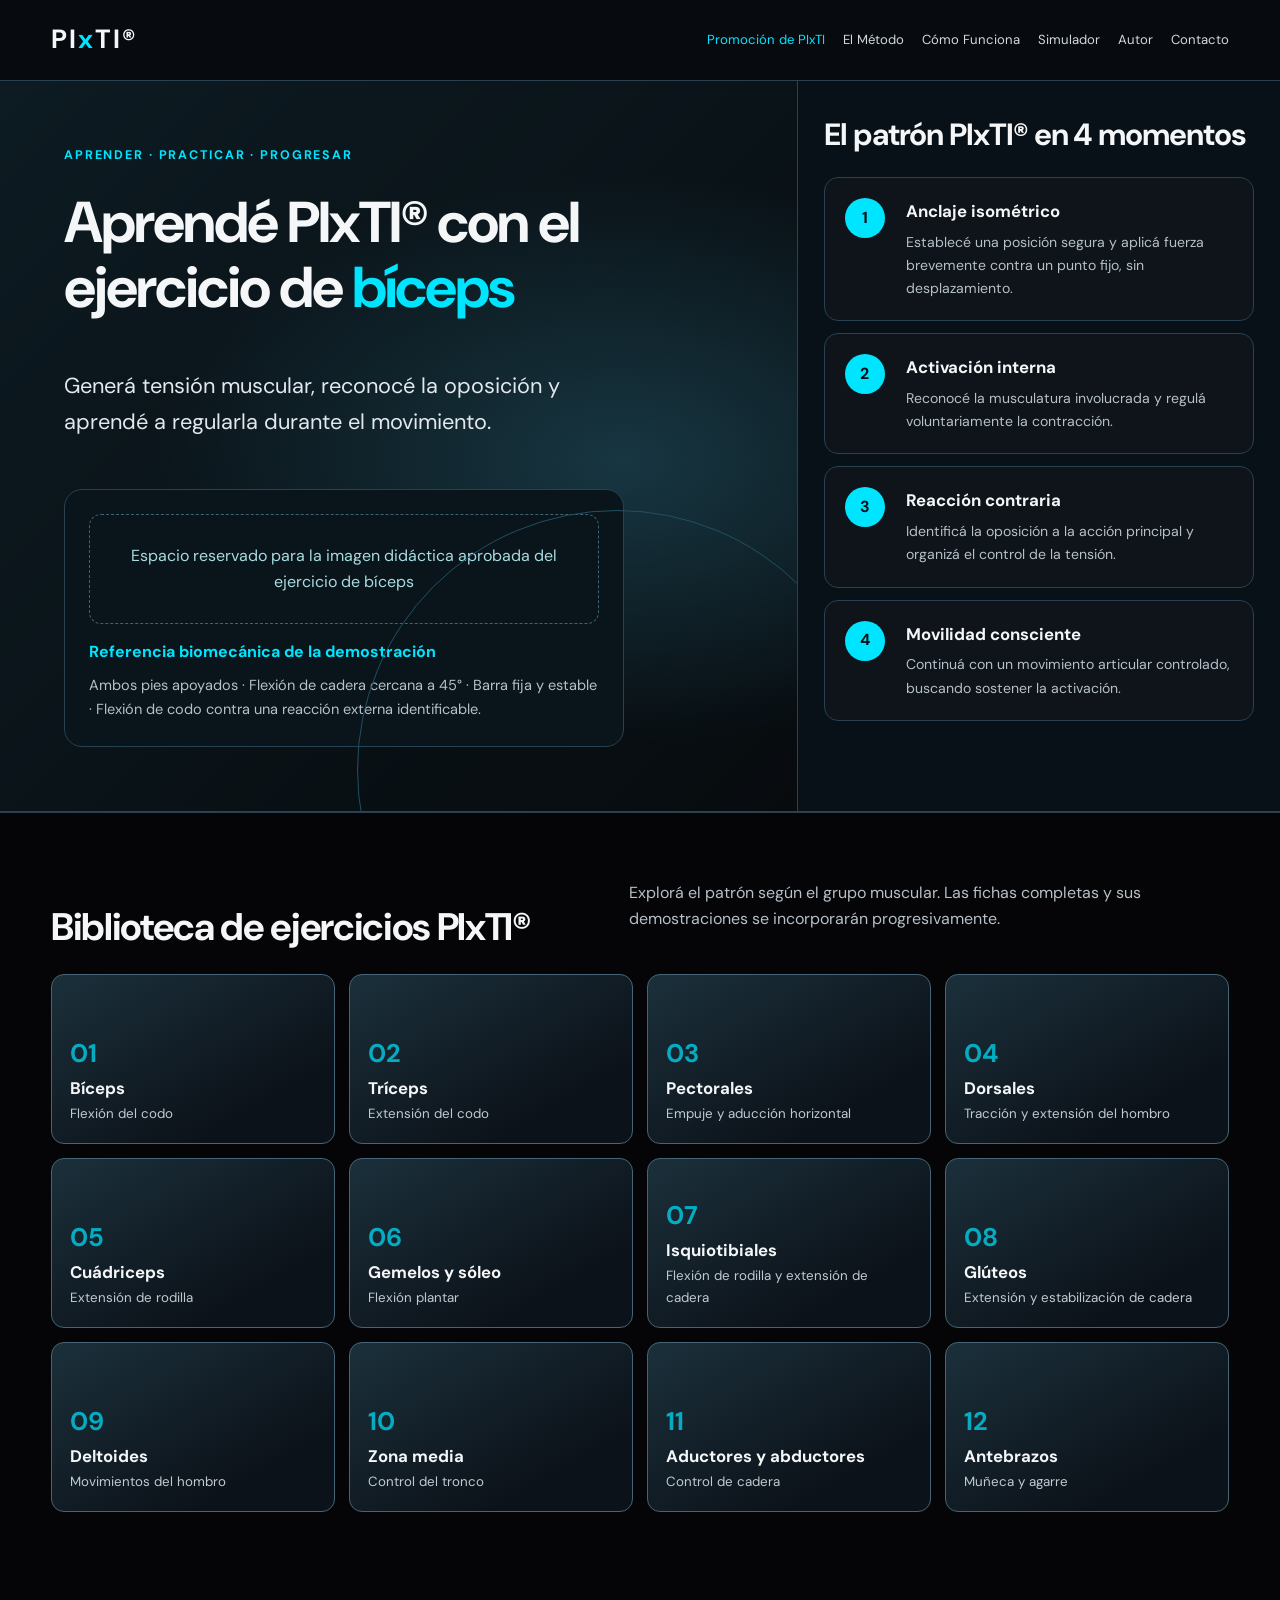
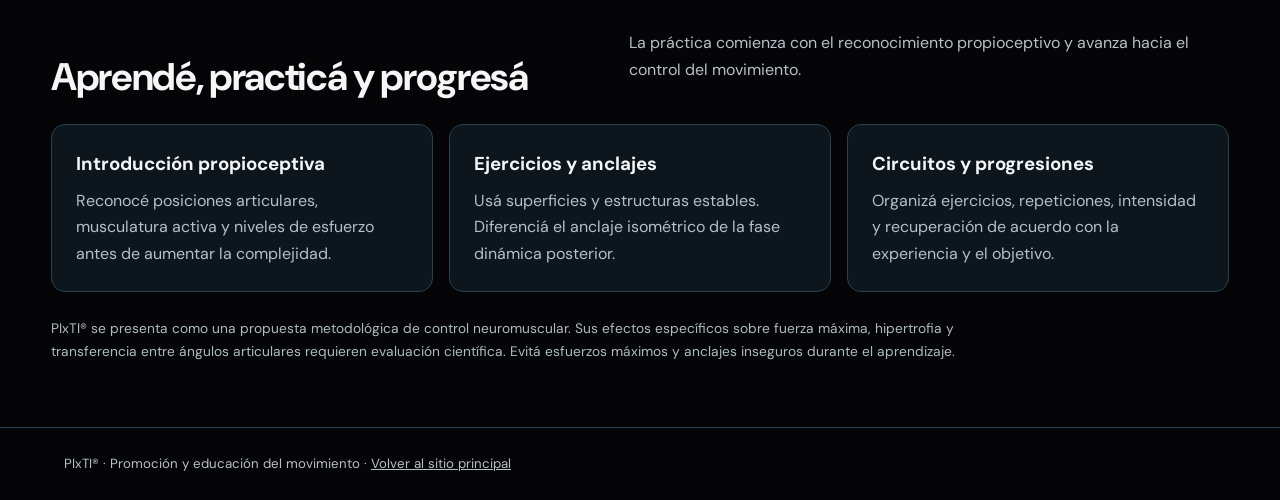
<file: promocion.html>
<!doctype html>
<html lang="es">
<head>
<meta charset="utf-8"><meta name="viewport" content="width=device-width, initial-scale=1">
<meta name="description" content="Promoción de PIxTI®: aprendé el patrón de activación y movimiento, explorá ejercicios por grupo muscular y circuitos de práctica.">
<title>Promoción de PIxTI® | Aprendé el patrón</title>
<link rel="preconnect" href="https://fonts.googleapis.com"><link rel="preconnect" href="https://fonts.gstatic.com" crossorigin>
<link href="https://fonts.googleapis.com/css2?family=Bebas+Neue&family=DM+Sans:wght@300;400;500;600;700&display=swap" rel="stylesheet">
<style>
:root{--bg:#050507;--surface:#0e141a;--panel:#111c25;--cyan:#00e5ff;--white:#f4f6f7;--muted:#b6c0c8;--border:#294150}
*{box-sizing:border-box}html{scroll-behavior:smooth}body{margin:0;background:var(--bg);color:var(--white);font-family:"DM Sans",sans-serif;line-height:1.65}a{color:inherit}a:focus-visible,button:focus-visible{outline:3px solid var(--cyan);outline-offset:3px}
.site-header{display:flex;justify-content:space-between;align-items:center;gap:22px;flex-wrap:wrap;padding:18px max(24px,4vw);border-bottom:1px solid var(--border);background:#070b10}.brand{font-family:"DM Sans",sans-serif;font-weight:700;font-size:1.65rem;letter-spacing:2px;text-decoration:none}.brand span{color:var(--cyan)}.site-header nav{display:flex;flex-wrap:wrap;gap:18px;font-size:.82rem}.site-header nav a{text-decoration:none;color:#d0d9de}.site-header nav a[aria-current]{color:var(--cyan)}
main{max-width:1600px;margin:auto}.hero{display:grid;grid-template-columns:minmax(0,1.65fr) minmax(320px,1fr);background:linear-gradient(135deg,#0d1b22,#050608);border-bottom:2px solid var(--border)}
.hero-main{min-height:490px;position:relative;padding:clamp(28px,5vw,72px);display:flex;flex-direction:column;justify-content:center;overflow:hidden;background:radial-gradient(ellipse at 78% 52%,#173642 0%,transparent 53%)}.hero-main:after{content:"";position:absolute;right:-10%;bottom:-30%;width:65%;aspect-ratio:1;border:1px solid #205063;border-radius:50%;pointer-events:none}
.eyebrow{color:var(--cyan);text-transform:uppercase;letter-spacing:.15em;font-weight:700;font-size:.78rem}h1,h2{font-family:"DM Sans",sans-serif;font-weight:700;letter-spacing:-.035em;line-height:1.12}h1{font-size:clamp(2.7rem,4.5vw,4rem);max-width:560px;margin:26px 0}h1 em{color:var(--cyan);font-style:normal}.hero-lead{font-size:clamp(1rem,1.7vw,1.4rem);max-width:580px;color:#e2e8ed}
.hero-visual{position:relative;max-width:560px;padding:24px;margin-top:28px;background:#0a151b;border:1px solid var(--border);border-radius:18px}.hero-visual strong{display:block;color:var(--cyan);margin-bottom:8px}.hero-visual p{margin:0;color:var(--muted);font-size:.91rem}.hero-visual .placeholder{height:110px;display:flex;align-items:center;justify-content:center;border:1px dashed #3a6674;border-radius:12px;margin-bottom:15px;color:#a8dbe2;text-align:center;padding:15px}
.steps{padding:32px 26px;background:#081018;border-left:1px solid var(--border)}.steps h2{font-size:clamp(1.75rem,2.4vw,2rem);margin:5px 0 25px}.step{display:grid;grid-template-columns:45px 1fr;gap:16px;align-items:start;background:var(--surface);border:1px solid var(--border);padding:20px;border-radius:14px;margin-bottom:12px}.number{width:40px;height:40px;display:grid;place-items:center;border-radius:50%;background:var(--cyan);color:#001219;font-weight:700}.step h3{font-size:1.05rem;margin:0 0 5px}.step p{margin:0;color:var(--muted);font-size:.88rem}
.content{padding:clamp(25px,4vw,65px)}.section-head{display:flex;align-items:end;justify-content:space-between;gap:20px;flex-wrap:wrap}.section-head h2{font-size:clamp(2rem,3vw,2.5rem);margin:0}.section-head p{color:var(--muted);max-width:600px}.library{display:grid;grid-template-columns:repeat(4,minmax(0,1fr));gap:14px;margin-top:25px}.muscle{display:flex;flex-direction:column;justify-content:end;min-height:170px;text-decoration:none;background:linear-gradient(150deg,#1b303b,#0c1219 75%);border:1px solid #456577;border-radius:13px;padding:18px;transition:transform .2s,border-color .2s}.muscle:hover{transform:translateY(-3px);border-color:var(--cyan)}.muscle .index{font-family:"DM Sans",sans-serif;font-weight:700;font-size:1.6rem;color:var(--cyan);opacity:.7}.muscle strong{font-size:1.05rem}.muscle small{color:#c0cbd0}.info-grid{display:grid;grid-template-columns:repeat(3,minmax(0,1fr));gap:16px;margin-top:25px}.info{background:#0d161d;border:1px solid var(--border);border-radius:14px;padding:24px}.info h3{margin:0 0 8px}.info p{color:var(--muted);margin:0}.disclaimer{color:#aebbc3;font-size:.86rem;margin-top:25px;max-width:950px}footer{border-top:1px solid var(--border);padding:25px 5%;color:var(--muted);font-size:.83rem}
@media(max-width:1050px){.hero{grid-template-columns:1fr}.hero-main{min-height:unset}.steps{border-left:0}.library{grid-template-columns:repeat(3,minmax(0,1fr))}}
@media(max-width:650px){.site-header{align-items:flex-start}.library{grid-template-columns:repeat(2,minmax(0,1fr))}.info-grid{grid-template-columns:1fr}.hero-main{padding:30px 22px}.steps{padding:24px 20px}.content{padding:28px 20px}h1{font-size:clamp(2.4rem,9vw,3rem)}.muscle{min-height:140px}}
@media(prefers-reduced-motion:reduce){html{scroll-behavior:auto}.muscle{transition:none}}
</style>
</head>
<body>
<header class="site-header"><a class="brand" href="index.html" aria-label="PIxTI, inicio">PI<span>x</span>TI®</a>
<nav aria-label="Navegación principal"><a href="promocion.html" aria-current="page">Promoción de PIxTI</a><a href="index.html#que-es">El Método</a><a href="index.html#como">Cómo Funciona</a><a href="index.html#ciencia">Simulador</a><a href="index.html#autor">Autor</a><a href="index.html#contacto">Contacto</a></nav></header>
<main>
<div class="hero">
<section class="hero-main" aria-labelledby="hero-title"><div class="eyebrow">Aprender · Practicar · Progresar</div>
<h1 id="hero-title">Aprendé PIxTI® con el ejercicio de <em>bíceps</em></h1>
<p class="hero-lead">Generá tensión muscular, reconocé la oposición y aprendé a regularla durante el movimiento.</p>
<div class="hero-visual" role="note"><div class="placeholder">Espacio reservado para la imagen didáctica aprobada del ejercicio de bíceps</div><strong>Referencia biomecánica de la demostración</strong><p>Ambos pies apoyados · Flexión de cadera cercana a 45° · Barra fija y estable · Flexión de codo contra una reacción externa identificable.</p></div>
</section>
<aside class="steps" aria-labelledby="steps-title"><h2 id="steps-title">El patrón PIxTI® en 4 momentos</h2>
<div class="step"><span class="number">1</span><div><h3>Anclaje isométrico</h3><p>Establecé una posición segura y aplicá fuerza brevemente contra un punto fijo, sin desplazamiento.</p></div></div>
<div class="step"><span class="number">2</span><div><h3>Activación interna</h3><p>Reconocé la musculatura involucrada y regulá voluntariamente la contracción.</p></div></div>
<div class="step"><span class="number">3</span><div><h3>Reacción contraria</h3><p>Identificá la oposición a la acción principal y organizá el control de la tensión.</p></div></div>
<div class="step"><span class="number">4</span><div><h3>Movilidad consciente</h3><p>Continuá con un movimiento articular controlado, buscando sostener la activación.</p></div></div>
</aside></div>
<section class="content" id="biblioteca"><div class="section-head"><h2>Biblioteca de ejercicios PIxTI®</h2><p>Explorá el patrón según el grupo muscular. Las fichas completas y sus demostraciones se incorporarán progresivamente.</p></div>
<div class="library">
<a class="muscle" href="#aprendizaje"><span class="index">01</span><strong>Bíceps</strong><small>Flexión del codo</small></a>
<a class="muscle" href="#aprendizaje"><span class="index">02</span><strong>Tríceps</strong><small>Extensión del codo</small></a>
<a class="muscle" href="#aprendizaje"><span class="index">03</span><strong>Pectorales</strong><small>Empuje y aducción horizontal</small></a>
<a class="muscle" href="#aprendizaje"><span class="index">04</span><strong>Dorsales</strong><small>Tracción y extensión del hombro</small></a>
<a class="muscle" href="#aprendizaje"><span class="index">05</span><strong>Cuádriceps</strong><small>Extensión de rodilla</small></a>
<a class="muscle" href="#aprendizaje"><span class="index">06</span><strong>Gemelos y sóleo</strong><small>Flexión plantar</small></a>
<a class="muscle" href="#aprendizaje"><span class="index">07</span><strong>Isquiotibiales</strong><small>Flexión de rodilla y extensión de cadera</small></a>
<a class="muscle" href="#aprendizaje"><span class="index">08</span><strong>Glúteos</strong><small>Extensión y estabilización de cadera</small></a>
<a class="muscle" href="#aprendizaje"><span class="index">09</span><strong>Deltoides</strong><small>Movimientos del hombro</small></a>
<a class="muscle" href="#aprendizaje"><span class="index">10</span><strong>Zona media</strong><small>Control del tronco</small></a>
<a class="muscle" href="#aprendizaje"><span class="index">11</span><strong>Aductores y abductores</strong><small>Control de cadera</small></a>
<a class="muscle" href="#aprendizaje"><span class="index">12</span><strong>Antebrazos</strong><small>Muñeca y agarre</small></a>
</div></section>
<section class="content" id="aprendizaje"><div class="section-head"><h2>Aprendé, practicá y progresá</h2><p>La práctica comienza con el reconocimiento propioceptivo y avanza hacia el control del movimiento.</p></div><div class="info-grid">
<article class="info"><h3>Introducción propioceptiva</h3><p>Reconocé posiciones articulares, musculatura activa y niveles de esfuerzo antes de aumentar la complejidad.</p></article>
<article class="info"><h3>Ejercicios y anclajes</h3><p>Usá superficies y estructuras estables. Diferenciá el anclaje isométrico de la fase dinámica posterior.</p></article>
<article class="info"><h3>Circuitos y progresiones</h3><p>Organizá ejercicios, repeticiones, intensidad y recuperación de acuerdo con la experiencia y el objetivo.</p></article></div>
<p class="disclaimer">PIxTI® se presenta como una propuesta metodológica de control neuromuscular. Sus efectos específicos sobre fuerza máxima, hipertrofia y transferencia entre ángulos articulares requieren evaluación científica. Evitá esfuerzos máximos y anclajes inseguros durante el aprendizaje.</p>
</section>
</main><footer>PIxTI® · Promoción y educación del movimiento · <a href="index.html">Volver al sitio principal</a></footer>
</body></html>
</file>
